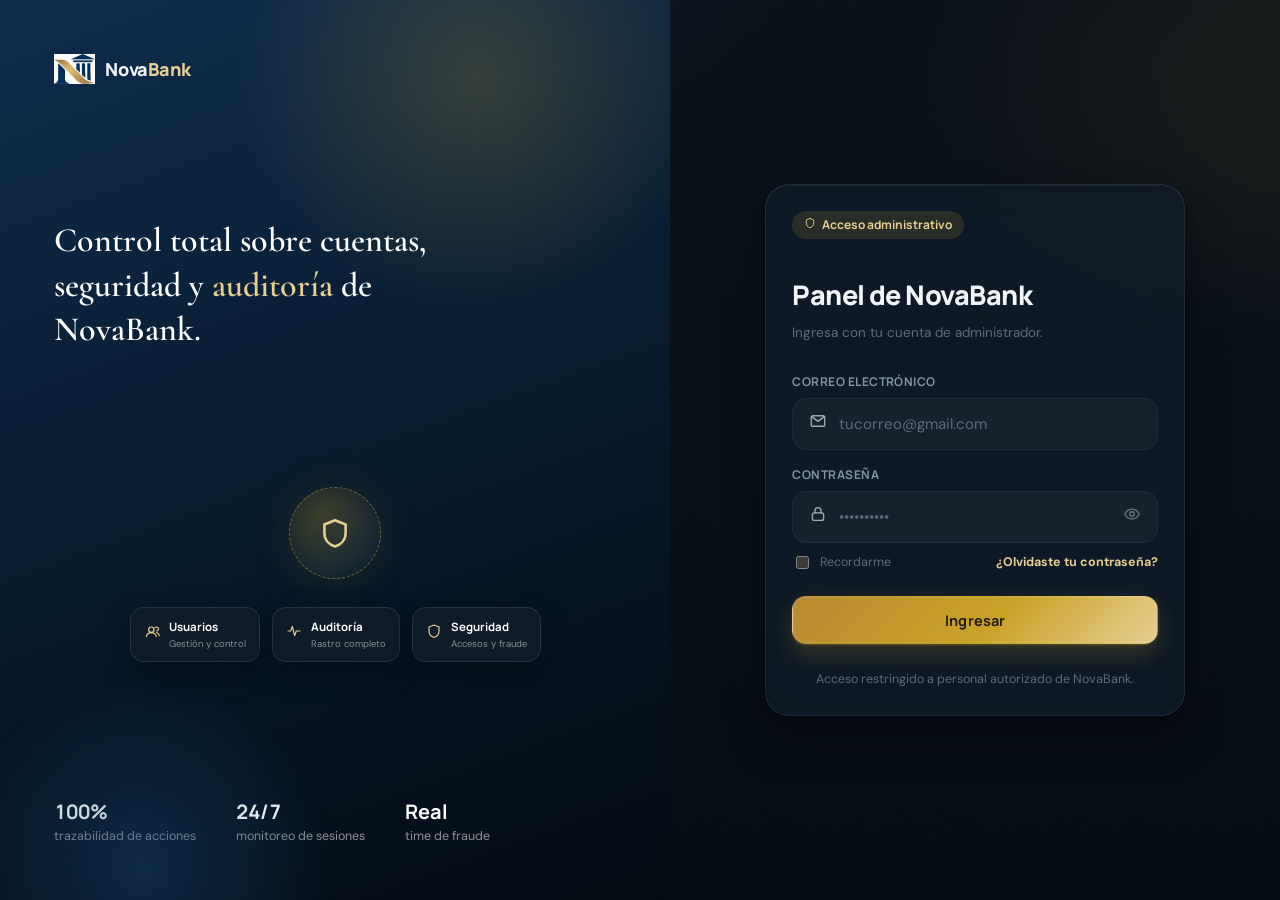
<file: index.html>
<!DOCTYPE html>
<html lang="es">
<head>
<meta charset="UTF-8" />
<meta name="viewport" content="width=device-width, initial-scale=1.0" />
<title>NovaBank Admin — Iniciar sesión</title>
<meta name="description" content="Panel interno de administración NovaBank." />
<meta name="theme-color" content="#080F17" />
<link rel="icon" href="img/logo-banco.png" />
<link rel="stylesheet" href="css/estilos.css" />
</head>
<body>

<div class="publica">
  <section class="publica-arte">
    <span class="particula" style="width:4px;height:4px;left:18%;bottom:10%;animation-duration:7s;animation-delay:0s"></span>
    <span class="particula" style="width:3px;height:3px;left:32%;bottom:20%;animation-duration:9s;animation-delay:1.5s"></span>
    <span class="particula" style="width:5px;height:5px;left:52%;bottom:8%;animation-duration:8s;animation-delay:3s"></span>
    <span class="particula" style="width:3px;height:3px;left:68%;bottom:26%;animation-duration:10s;animation-delay:.8s"></span>
    <span class="particula" style="width:4px;height:4px;left:80%;bottom:14%;animation-duration:7.5s;animation-delay:2.2s"></span>
    <span class="particula" style="width:3px;height:3px;left:42%;bottom:35%;animation-duration:11s;animation-delay:4s"></span>
    <a href="index.html" class="marca">
      <img src="img/logo-banco.png" alt="NovaBank" />
      <span>Nova<b>Bank</b></span>
    </a>
    <p class="frase">Control total sobre cuentas, seguridad y <span>auditoría</span> de NovaBank.</p>

    <div class="arte-centro">
      <div class="arte-anillo-int">
        <div class="arte-nucleo" data-icon="shield" data-size="34"></div>
      </div>
      <div class="arte-chips-fila">
        <div class="arte-chip">
          <span data-icon="users" data-size="16"></span>
          <div><b>Usuarios</b><small>Gestión y control</small></div>
        </div>
        <div class="arte-chip">
          <span data-icon="activity" data-size="16"></span>
          <div><b>Auditoría</b><small>Rastro completo</small></div>
        </div>
        <div class="arte-chip">
          <span data-icon="shield" data-size="16"></span>
          <div><b>Seguridad</b><small>Accesos y fraude</small></div>
        </div>
      </div>
    </div>

    <div class="pie">
      <div><b>100%</b>trazabilidad de acciones</div>
      <div><b>24/7</b>monitoreo de sesiones</div>
      <div><b>Real</b>time de fraude</div>
    </div>
  </section>

  <section class="publica-form">
    <div class="caja card card-glass card-pad">
      <span class="insignia insignia-dorado" style="margin-bottom:14px"><span data-icon="shield" data-size="12"></span> Acceso administrativo</span>
      <h1 class="titulo">Panel de NovaBank</h1>
      <p class="sub">Ingresa con tu cuenta de administrador.</p>
      <div class="campo-error" id="error-sin-permiso" style="display:none;margin-bottom:18px;padding:12px 14px;background:rgba(255,140,122,.1);border-radius:10px;border:1px solid rgba(255,140,122,.25)">
        Esa cuenta no tiene permisos de administrador.
      </div>

      <form id="form-login" novalidate>
        <div class="campo" style="margin-bottom:16px">
          <label for="correo">Correo electrónico</label>
          <div class="campo-caja">
            <span data-icon="mail"></span>
            <input id="correo" type="email" placeholder="tucorreo@gmail.com" autocomplete="username" required />
          </div>
          <span class="campo-error oculto" id="error-correo"></span>
        </div>

        <div class="campo" style="margin-bottom:10px">
          <label for="contrasena">Contraseña</label>
          <div class="campo-caja">
            <span data-icon="lock"></span>
            <input id="contrasena" type="password" placeholder="••••••••••" autocomplete="current-password" required />
            <span class="campo-accion" id="toggle-pass" data-icon="eye"></span>
          </div>
          <span class="campo-error oculto" id="error-general"></span>
        </div>

        <div class="fila entre" style="margin:6px 0 24px">
          <label class="fila gap-s" style="font-size:12.5px;color:var(--ink-faint);cursor:pointer">
            <input type="checkbox" id="recordar" style="accent-color:var(--gold)" /> Recordarme
          </label>
          <a href="recuperar.html" style="font-size:12.5px;font-weight:700;color:var(--gold-soft)">¿Olvidaste tu contraseña?</a>
        </div>

        <button type="submit" class="btn btn-dorado btn-block" id="btn-entrar">
          <span class="txt">Ingresar</span>
        </button>
      </form>

      <p style="text-align:center;margin-top:26px;font-size:12.5px;color:var(--ink-faint)">
        Acceso restringido a personal autorizado de NovaBank.
      </p>
    </div>
  </section>
</div>

<script src="js/ui.js"></script>
<script src="js/api.js"></script>
<script src="js/login.js"></script>
</body>
</html>
</file>
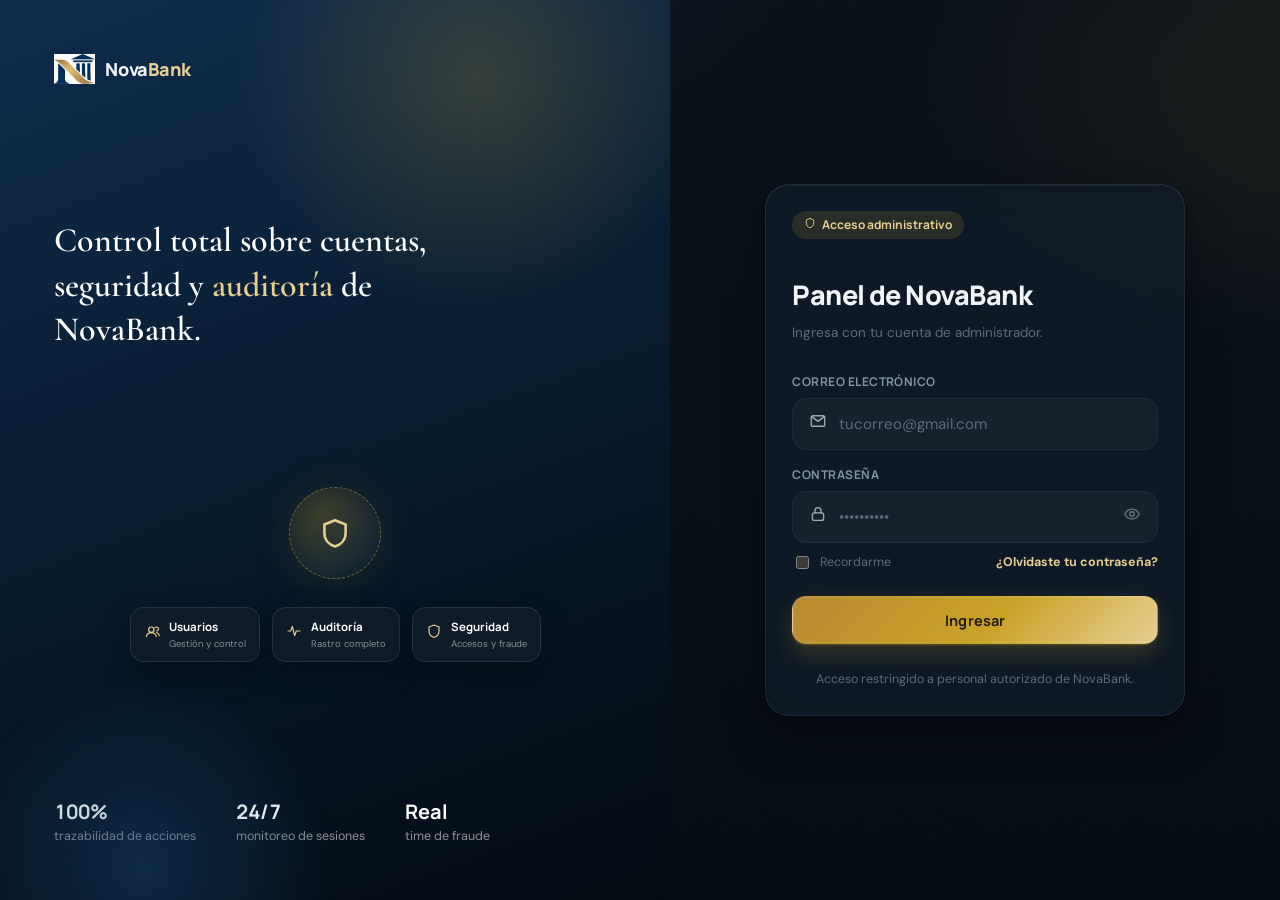
<file: acciones-admin.html>
<!DOCTYPE html>
<html lang="es">
<head>
<meta charset="UTF-8" />
<meta name="viewport" content="width=device-width, initial-scale=1.0" />
<title>NovaBank Admin — Acciones de staff</title>
<meta name="theme-color" content="#080F17" />
<link rel="icon" href="img/logo-banco.png" />
<link rel="stylesheet" href="css/estilos.css" />
</head>
<body>
<div class="app-shell" id="app"></div>

<template id="tpl-acciones">
  <section class="card card-pad reveal reveal-1">
    <div class="seccion-titulo">
      <h3>Qué hizo cada administrador</h3>
    </div>
    <div class="tabla-envoltorio">
      <table class="tabla">
        <thead>
          <tr>
            <th>Administrador</th>
            <th>Acción</th>
            <th>Sobre</th>
            <th>Detalle</th>
            <th>Fecha y hora</th>
          </tr>
        </thead>
        <tbody id="tabla-acciones"></tbody>
      </table>
    </div>
    <div id="paginacion-host"></div>
  </section>
</template>

<script src="js/ui.js"></script>
<script src="js/api.js"></script>
<script src="js/acciones-admin.js"></script>
</body>
</html>
</file>
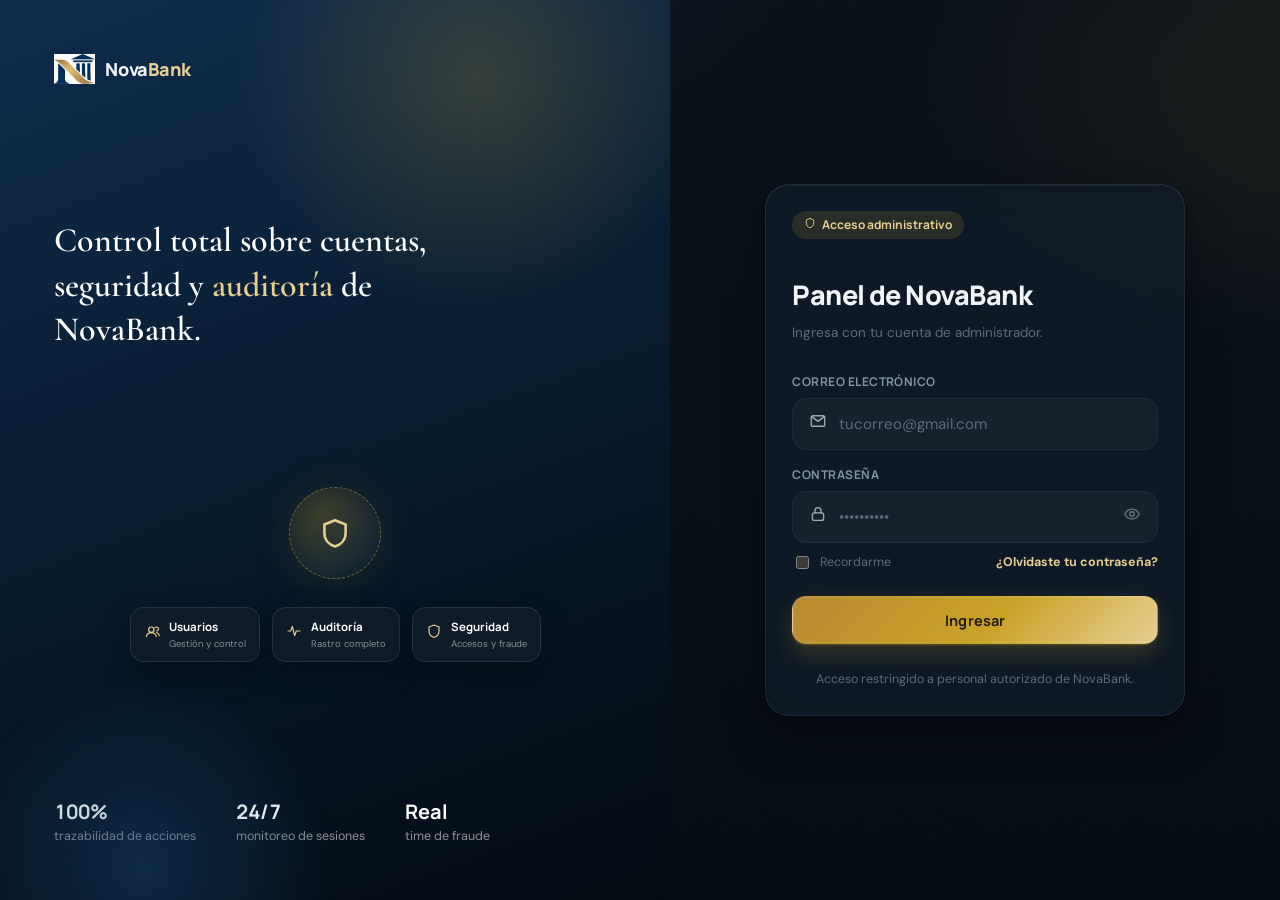
<file: auditoria.html>
<!DOCTYPE html>
<html lang="es">
<head>
<meta charset="UTF-8" />
<meta name="viewport" content="width=device-width, initial-scale=1.0" />
<title>NovaBank Admin — Auditoría</title>
<meta name="theme-color" content="#080F17" />
<link rel="icon" href="img/logo-banco.png" />
<link rel="stylesheet" href="css/estilos.css" />
</head>
<body>
<div class="app-shell" id="app"></div>

<template id="tpl-auditoria">
  <section class="card card-pad reveal reveal-1">
    <div class="filtros-barra">
      <div class="campo-caja" style="max-width:300px;flex:1">
        <span data-icon="search"></span>
        <input id="buscar" type="text" placeholder="Buscar por usuario o acción…" />
      </div>
      <select class="select-filtro" id="filtro-categoria">
        <option value="">Todas las categorías</option>
        <option value="SESION">Sesión</option>
        <option value="NAVEGACION">Navegación</option>
        <option value="TRANSFERENCIA">Transferencia</option>
        <option value="PAGO_SERVICIO">Pago de servicio</option>
        <option value="TARJETA">Tarjeta</option>
        <option value="QR">QR</option>
        <option value="PERFIL">Perfil</option>
        <option value="SEGURIDAD">Seguridad</option>
      </select>
      <button class="btn btn-fantasma btn-sm btn-filtros-avanzados" id="btn-toggle-avanzados">
        Filtros avanzados <span data-icon="chevron" data-size="13" style="transform:rotate(90deg)"></span>
        <span class="cuenta-activos oculto" id="cuenta-filtros-activos">0</span>
      </button>
    </div>

    <div class="filtros-avanzados" id="filtros-avanzados">
      <div class="campo">
        <label>Desde</label>
        <div class="campo-caja"><input id="filtro-desde" type="date" /></div>
      </div>
      <div class="campo">
        <label>Hasta</label>
        <div class="campo-caja"><input id="filtro-hasta" type="date" /></div>
      </div>
      <div class="campo">
        <label>Dirección IP</label>
        <div class="campo-caja"><span data-icon="activity"></span><input id="filtro-ip" type="text" placeholder="Ej. 10.28.103" /></div>
      </div>
      <label class="chk-campo"><input type="checkbox" id="filtro-solo-fallidos" /> Solo fallidos</label>
      <button class="btn btn-fantasma btn-sm" id="btn-limpiar-filtros" style="height:44px">Limpiar filtros</button>
    </div>

    <div class="tabla-envoltorio">
      <table class="tabla">
        <thead>
          <tr>
            <th>Usuario</th>
            <th>Acción</th>
            <th>Categoría</th>
            <th>Ubicación</th>
            <th>Resultado</th>
            <th>Fecha y hora</th>
          </tr>
        </thead>
        <tbody id="tabla-auditoria"></tbody>
      </table>
    </div>
    <div id="paginacion-host"></div>
  </section>
</template>

<script src="js/ui.js"></script>
<script src="js/api.js"></script>
<script src="js/auditoria.js"></script>
</body>
</html>
</file>
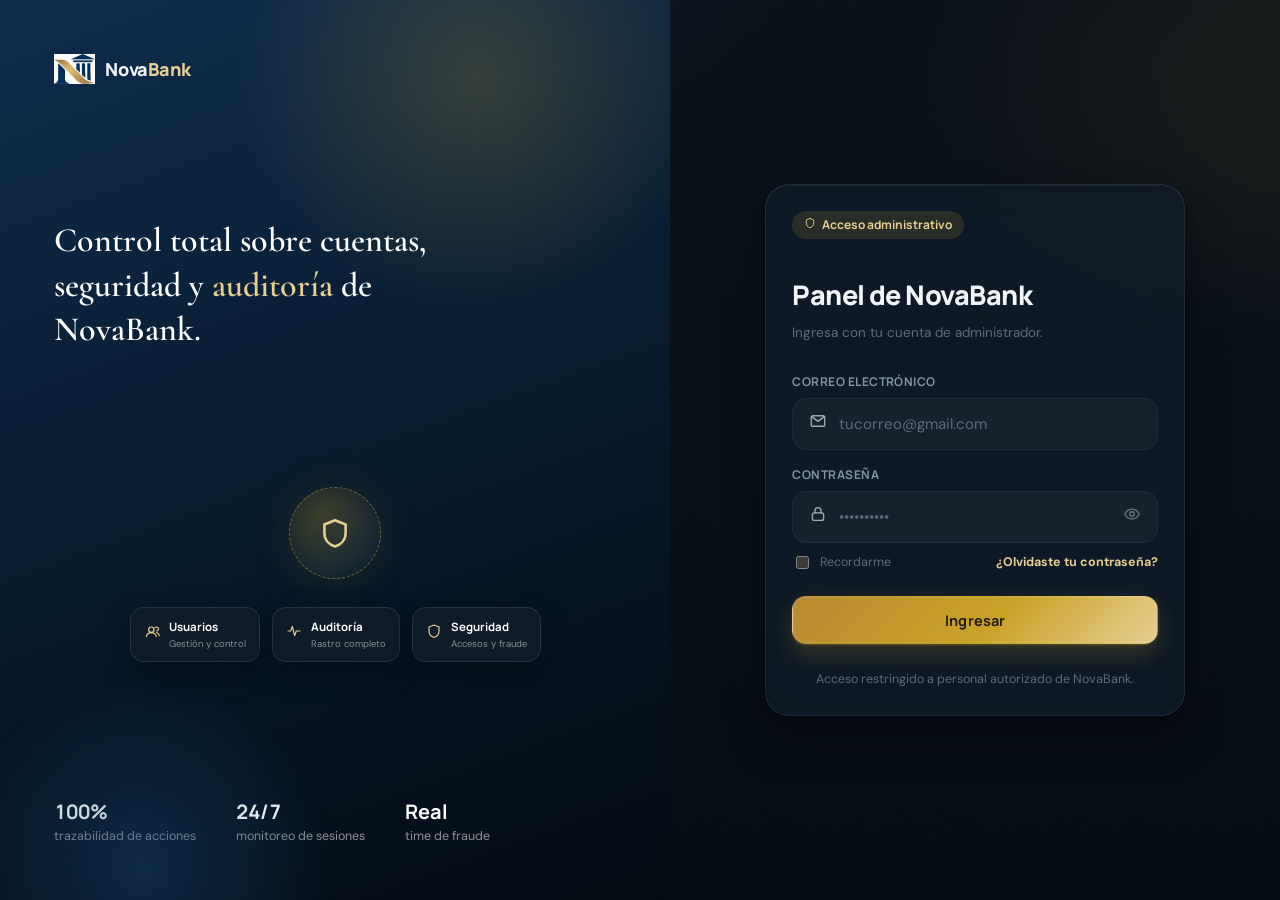
<file: casos.html>
<!DOCTYPE html>
<html lang="es">
<head>
<meta charset="UTF-8" />
<meta name="viewport" content="width=device-width, initial-scale=1.0" />
<title>NovaBank Admin — Casos de seguridad</title>
<meta name="theme-color" content="#080F17" />
<link rel="icon" href="img/logo-banco.png" />
<link rel="stylesheet" href="css/estilos.css" />
</head>
<body>
<div class="app-shell" id="app"></div>

<template id="tpl-casos">
  <section class="card card-pad reveal reveal-1">
    <div class="filtros-barra">
      <div class="campo-caja" style="max-width:280px;flex:1">
        <span data-icon="search"></span>
        <input id="buscar" type="text" placeholder="Buscar por cliente…" />
      </div>
      <select class="select-filtro" id="filtro-estado">
        <option value="">Todos los estados</option>
        <option value="ABIERTO">Abiertos</option>
        <option value="EN_REVISION">En revisión</option>
        <option value="CERRADO">Cerrados</option>
      </select>
      <select class="select-filtro" id="filtro-prioridad">
        <option value="">Todas las prioridades</option>
        <option value="ALTA">Alta</option>
        <option value="MEDIA">Media</option>
        <option value="BAJA">Baja</option>
      </select>
    </div>

    <div class="tabla-envoltorio">
      <table class="tabla">
        <thead>
          <tr>
            <th>Cliente</th>
            <th>Categoría</th>
            <th>Prioridad</th>
            <th>Estado</th>
            <th>Asignado a</th>
            <th>Abierto</th>
            <th></th>
          </tr>
        </thead>
        <tbody id="tabla-casos"></tbody>
      </table>
    </div>
    <div id="paginacion-host"></div>
  </section>
</template>

<!-- Modal detalle / actualizar caso -->
<div class="modal-fondo oculto" id="modal-caso">
  <div class="card modal" style="position:relative;max-width:480px">
    <span class="modal-cerrar" id="cerrar-modal-caso" data-icon="x" style="cursor:pointer"></span>
    <div id="detalle-caso-host"></div>
  </div>
</div>

<script src="js/ui.js"></script>
<script src="js/api.js"></script>
<script src="js/casos.js"></script>
</body>
</html>
</file>
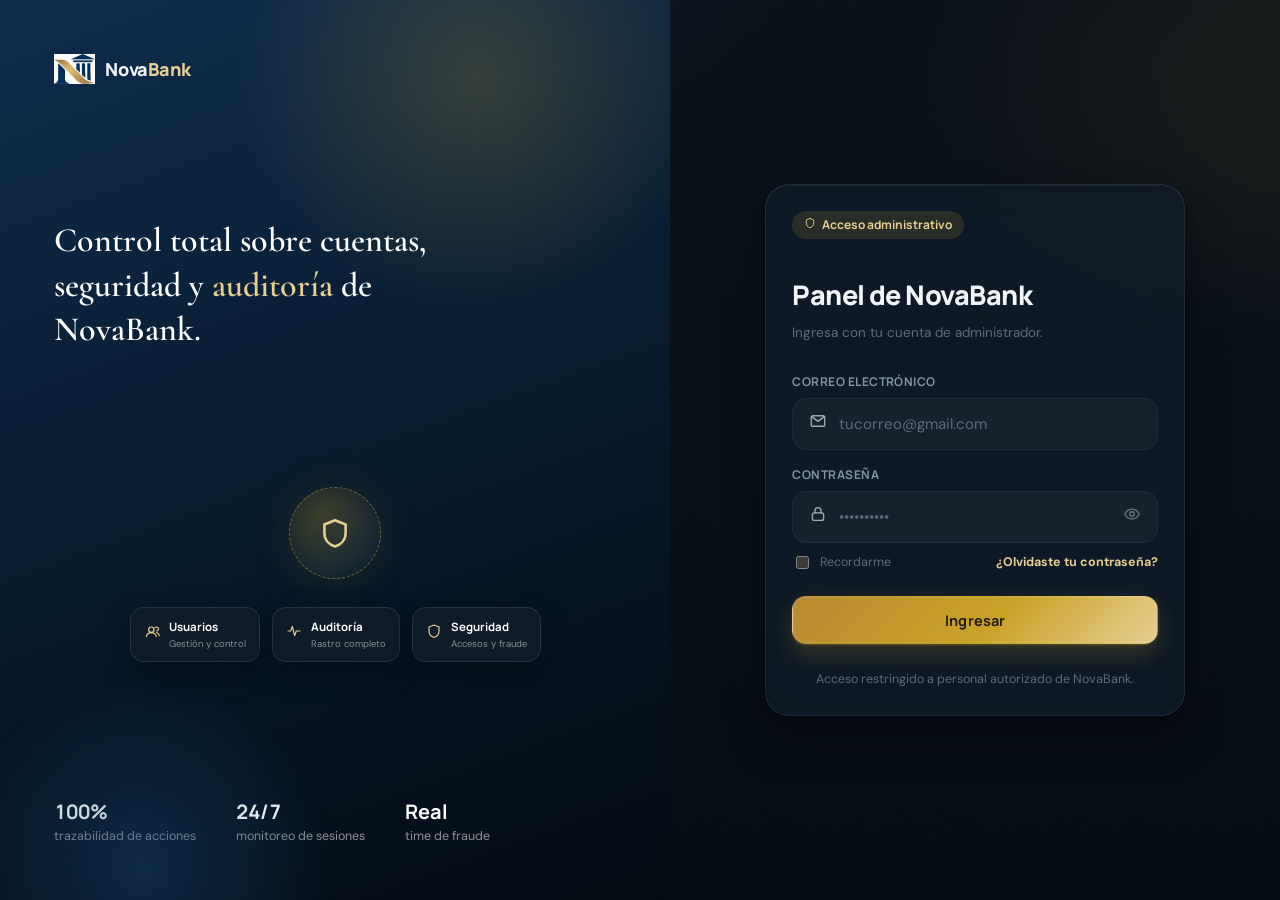
<file: dashboard.html>
<!DOCTYPE html>
<html lang="es">
<head>
<meta charset="UTF-8" />
<meta name="viewport" content="width=device-width, initial-scale=1.0" />
<title>NovaBank Admin — Panel</title>
<meta name="theme-color" content="#080F17" />
<link rel="icon" href="img/logo-banco.png" />
<link rel="stylesheet" href="css/estilos.css" />
</head>
<body>
<div class="app-shell" id="app"></div>

<template id="tpl-dashboard">
  <div class="kpis reveal reveal-1">
    <div class="card kpi">
      <div class="ico-kpi" style="background:rgba(201,162,39,.14);color:var(--gold-soft)" data-icon="users"></div>
      <div class="valor" id="kpi-total">0</div>
      <div class="etiqueta-kpi">Usuarios totales</div>
    </div>
    <div class="card kpi">
      <div class="ico-kpi" style="background:var(--verde-bg);color:var(--verde)" data-icon="check"></div>
      <div class="valor" id="kpi-activos">0</div>
      <div class="etiqueta-kpi">Cuentas activas</div>
    </div>
    <div class="card kpi">
      <div class="ico-kpi" style="background:var(--rojo-bg);color:var(--rojo)" data-icon="ban"></div>
      <div class="valor" id="kpi-suspendidos">0</div>
      <div class="etiqueta-kpi">Suspendidas</div>
    </div>
    <div class="card kpi">
      <div class="ico-kpi" style="background:var(--ambar-bg);color:var(--ambar)" data-icon="lock"></div>
      <div class="valor" id="kpi-bloqueados">0</div>
      <div class="etiqueta-kpi">Bloqueadas por intentos</div>
    </div>
  </div>

  <div class="kpis reveal reveal-2" style="margin-top:16px">
    <div class="card kpi">
      <div class="ico-kpi" style="background:var(--azul-info-bg);color:var(--azul-info)" data-icon="plus"></div>
      <div class="valor" id="kpi-nuevos">0</div>
      <div class="etiqueta-kpi">Nuevos registros hoy</div>
    </div>
    <div class="card kpi">
      <div class="ico-kpi" style="background:var(--verde-bg);color:var(--verde)" data-icon="key"></div>
      <div class="valor" id="kpi-logins">0</div>
      <div class="etiqueta-kpi">Inicios de sesión hoy</div>
    </div>
    <div class="card kpi">
      <div class="ico-kpi" style="background:var(--rojo-bg);color:var(--rojo)" data-icon="activity"></div>
      <div class="valor" id="kpi-logins-fallidos">0</div>
      <div class="etiqueta-kpi">Intentos fallidos hoy</div>
    </div>
    <div class="card kpi">
      <div class="ico-kpi" style="background:rgba(201,162,39,.14);color:var(--gold-soft)" data-icon="wallet"></div>
      <div class="valor" id="kpi-balance">S/ 0</div>
      <div class="etiqueta-kpi">Balance total en el banco</div>
    </div>
  </div>

  <div class="grid-2" style="margin-top:24px">
    <section class="card card-pad reveal reveal-3">
      <div class="seccion-titulo">
        <h3>Actividad reciente</h3>
        <a href="auditoria.html">Ver auditoría completa →</a>
      </div>
      <div class="linea-tiempo" id="actividad-reciente"></div>
    </section>

    <section class="card card-pad reveal reveal-4">
      <div class="seccion-titulo">
        <h3>Últimos inicios de sesión</h3>
        <a href="seguridad.html">Ver seguridad →</a>
      </div>
      <div id="logins-recientes"></div>
    </section>
  </div>
</template>

<script src="js/ui.js"></script>
<script src="js/api.js"></script>
<script src="js/dashboard.js"></script>
</body>
</html>
</file>
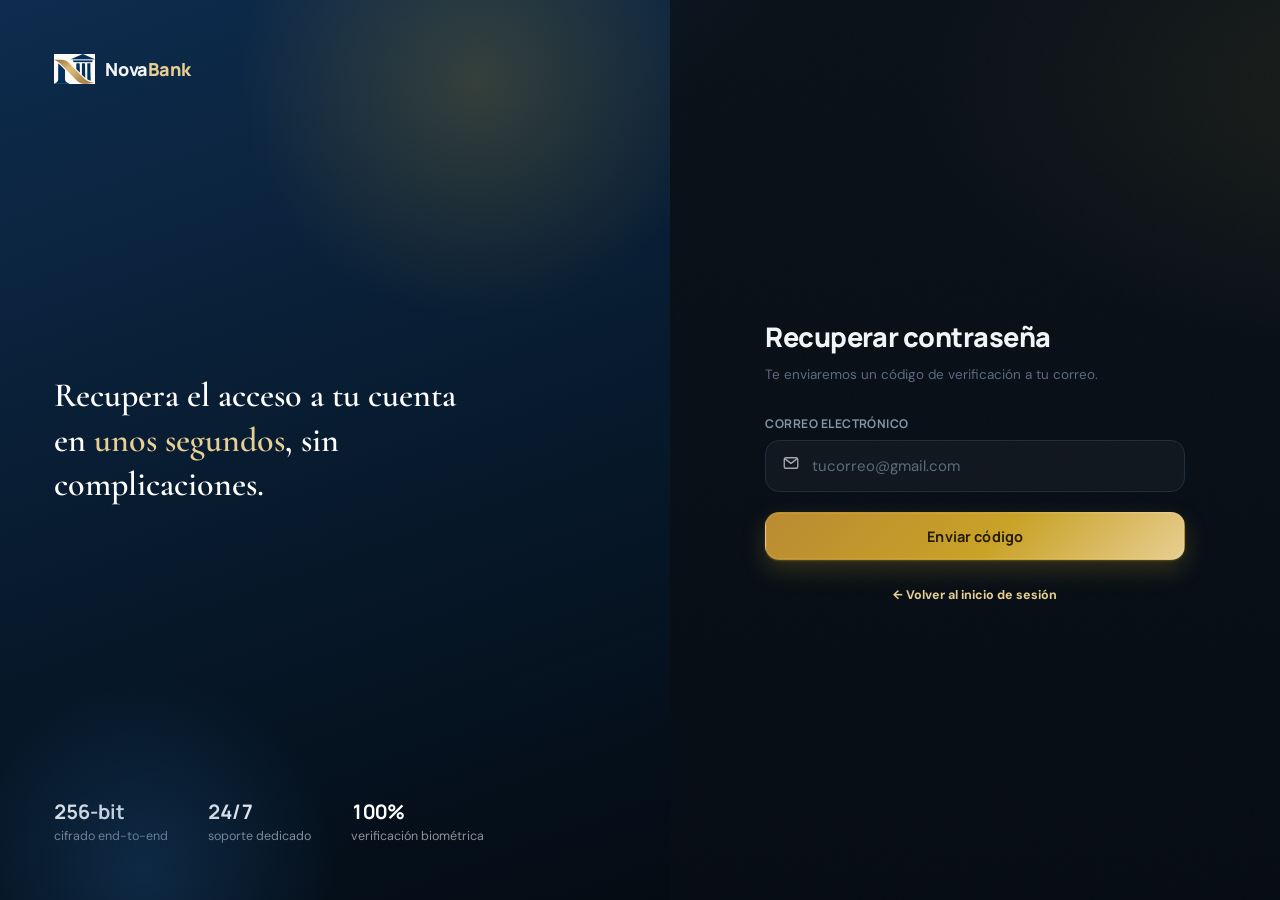
<file: recuperar.html>
<!DOCTYPE html>
<html lang="es">
<head>
<meta charset="UTF-8" />
<meta name="viewport" content="width=device-width, initial-scale=1.0" />
<title>NovaBank Admin — Recuperar contraseña</title>
<meta name="theme-color" content="#080F17" />
<link rel="icon" href="img/logo-banco.png" />
<link rel="stylesheet" href="css/estilos.css" />
</head>
<body>

<div class="publica">
  <section class="publica-arte">
    <span class="particula" style="width:4px;height:4px;left:18%;bottom:10%;animation-duration:7s;animation-delay:0s"></span>
    <span class="particula" style="width:3px;height:3px;left:32%;bottom:20%;animation-duration:9s;animation-delay:1.5s"></span>
    <span class="particula" style="width:5px;height:5px;left:52%;bottom:8%;animation-duration:8s;animation-delay:3s"></span>
    <span class="particula" style="width:3px;height:3px;left:68%;bottom:26%;animation-duration:10s;animation-delay:.8s"></span>
    <span class="particula" style="width:4px;height:4px;left:80%;bottom:14%;animation-duration:7.5s;animation-delay:2.2s"></span>
    <span class="particula" style="width:3px;height:3px;left:42%;bottom:35%;animation-duration:11s;animation-delay:4s"></span>
    <a href="index.html" class="marca">
      <img src="img/logo-banco.png" alt="NovaBank" />
      <span>Nova<b>Bank</b></span>
    </a>
    <p class="frase">Recupera el acceso a tu cuenta en <span>unos segundos</span>, sin complicaciones.</p>
    <div class="pie">
      <div><b>256-bit</b>cifrado end-to-end</div>
      <div><b>24/7</b>soporte dedicado</div>
      <div><b>100%</b>verificación biométrica</div>
    </div>
  </section>

  <section class="publica-form">
    <div class="caja">
      <h1 class="titulo" id="paso-titulo">Recuperar contraseña</h1>
      <p class="sub" id="paso-sub">Te enviaremos un código de verificación a tu correo.</p>

      <form id="form-paso-1">
        <div class="campo" style="margin-bottom:20px">
          <label for="correo">Correo electrónico</label>
          <div class="campo-caja"><span data-icon="mail"></span><input id="correo" type="email" placeholder="tucorreo@gmail.com" required /></div>
          <span class="campo-error oculto" id="error-1"></span>
        </div>
        <button type="submit" class="btn btn-dorado btn-block" id="btn-paso-1">Enviar código</button>
      </form>

      <form id="form-paso-2" class="oculto">
        <div class="otp-caja" id="otp-cajas"><span></span><span></span><span></span><span></span><span></span><span></span></div>
        <input id="otp-input" maxlength="6" inputmode="numeric" style="position:absolute;opacity:0;pointer-events:none" />

        <div class="campo" style="margin:20px 0 16px">
          <label for="clave-nueva">Nueva contraseña</label>
          <div class="campo-caja">
            <span data-icon="lock"></span>
            <input id="clave-nueva" type="password" placeholder="Mín. 10 caracteres, 1 mayúscula, 1 número" required />
          </div>
        </div>
        <span class="campo-error oculto" id="error-2" style="display:block;margin-bottom:14px"></span>
        <button type="submit" class="btn btn-dorado btn-block" id="btn-paso-2">Restablecer contraseña</button>
      </form>

      <div id="paso-exito" class="oculto" style="text-align:center">
        <div style="width:60px;height:60px;border-radius:50%;margin:10px auto 18px;display:flex;align-items:center;justify-content:center;background:var(--verde-bg);color:var(--verde)">
          <span data-icon="check" data-size="28"></span>
        </div>
        <p style="color:var(--ink-mid);font-size:14px;margin-bottom:22px">Tu contraseña se actualizó correctamente.</p>
        <a href="index.html" class="btn btn-dorado btn-block">Ir a iniciar sesión</a>
      </div>

      <p style="text-align:center;margin-top:26px;font-size:12.5px;color:var(--ink-faint)">
        <a href="index.html" style="color:var(--gold-soft);font-weight:700">← Volver al inicio de sesión</a>
      </p>
    </div>
  </section>
</div>

<script src="js/ui.js"></script>
<script src="js/api.js"></script>
<script src="js/recuperar.js"></script>
</body>
</html>
</file>
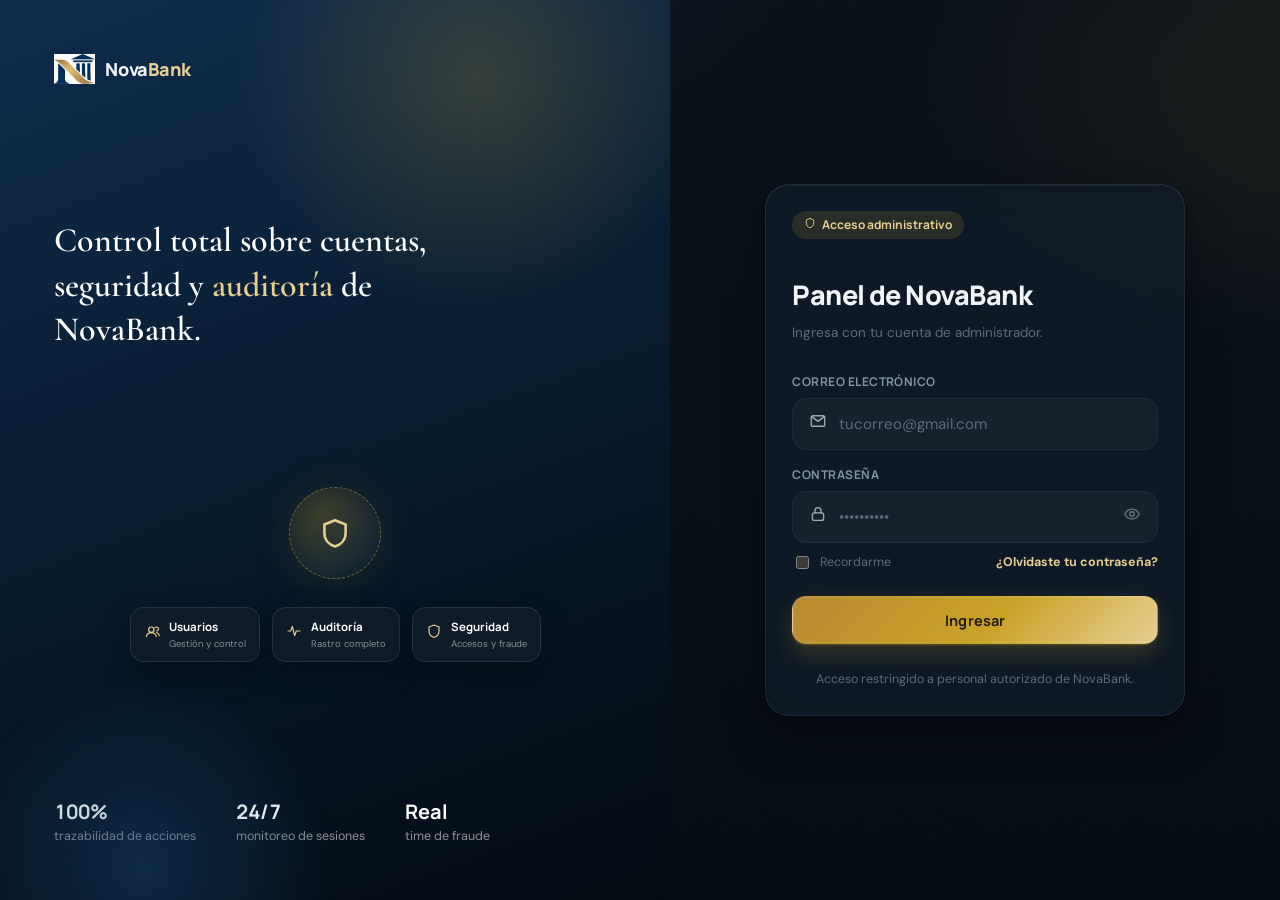
<file: seguridad.html>
<!DOCTYPE html>
<html lang="es">
<head>
<meta charset="UTF-8" />
<meta name="viewport" content="width=device-width, initial-scale=1.0" />
<title>NovaBank Admin — Seguridad</title>
<meta name="theme-color" content="#080F17" />
<link rel="icon" href="img/logo-banco.png" />
<link rel="stylesheet" href="css/estilos.css" />
</head>
<body>
<div class="app-shell" id="app"></div>

<template id="tpl-seguridad">
  <section class="card card-pad reveal reveal-1">
    <div class="filtros-barra">
      <div class="campo-caja" style="max-width:280px;flex:1">
        <span data-icon="search"></span>
        <input id="buscar" type="text" placeholder="Buscar por correo…" />
      </div>
      <select class="select-filtro" id="filtro-resultado">
        <option value="">Todos los resultados</option>
        <option value="SUCCESS">Exitosos</option>
        <option value="INVALID_CREDENTIALS">Credenciales inválidas</option>
        <option value="ACCOUNT_LOCKED">Cuenta bloqueada</option>
        <option value="ACCOUNT_INACTIVE">Cuenta inactiva</option>
      </select>
      <button class="btn btn-fantasma btn-sm btn-filtros-avanzados" id="btn-toggle-avanzados">
        Filtros avanzados <span data-icon="chevron" data-size="13" style="transform:rotate(90deg)"></span>
        <span class="cuenta-activos oculto" id="cuenta-filtros-activos">0</span>
      </button>
    </div>

    <div class="filtros-avanzados" id="filtros-avanzados">
      <div class="campo">
        <label>Desde</label>
        <div class="campo-caja"><input id="filtro-desde" type="date" /></div>
      </div>
      <div class="campo">
        <label>Hasta</label>
        <div class="campo-caja"><input id="filtro-hasta" type="date" /></div>
      </div>
      <div class="campo">
        <label>Dirección IP</label>
        <div class="campo-caja"><span data-icon="activity"></span><input id="filtro-ip" type="text" placeholder="Ej. 10.28.103" /></div>
      </div>
      <button class="btn btn-fantasma btn-sm" id="btn-limpiar-filtros" style="height:44px">Limpiar filtros</button>
    </div>

    <div class="tabla-envoltorio">
      <table class="tabla">
        <thead>
          <tr>
            <th>Usuario</th>
            <th>Resultado</th>
            <th>IP</th>
            <th>Dispositivo</th>
            <th>Fecha y hora</th>
          </tr>
        </thead>
        <tbody id="tabla-eventos"></tbody>
      </table>
    </div>
    <div id="paginacion-host"></div>
  </section>
</template>

<script src="js/ui.js"></script>
<script src="js/api.js"></script>
<script src="js/seguridad.js"></script>
</body>
</html>
</file>
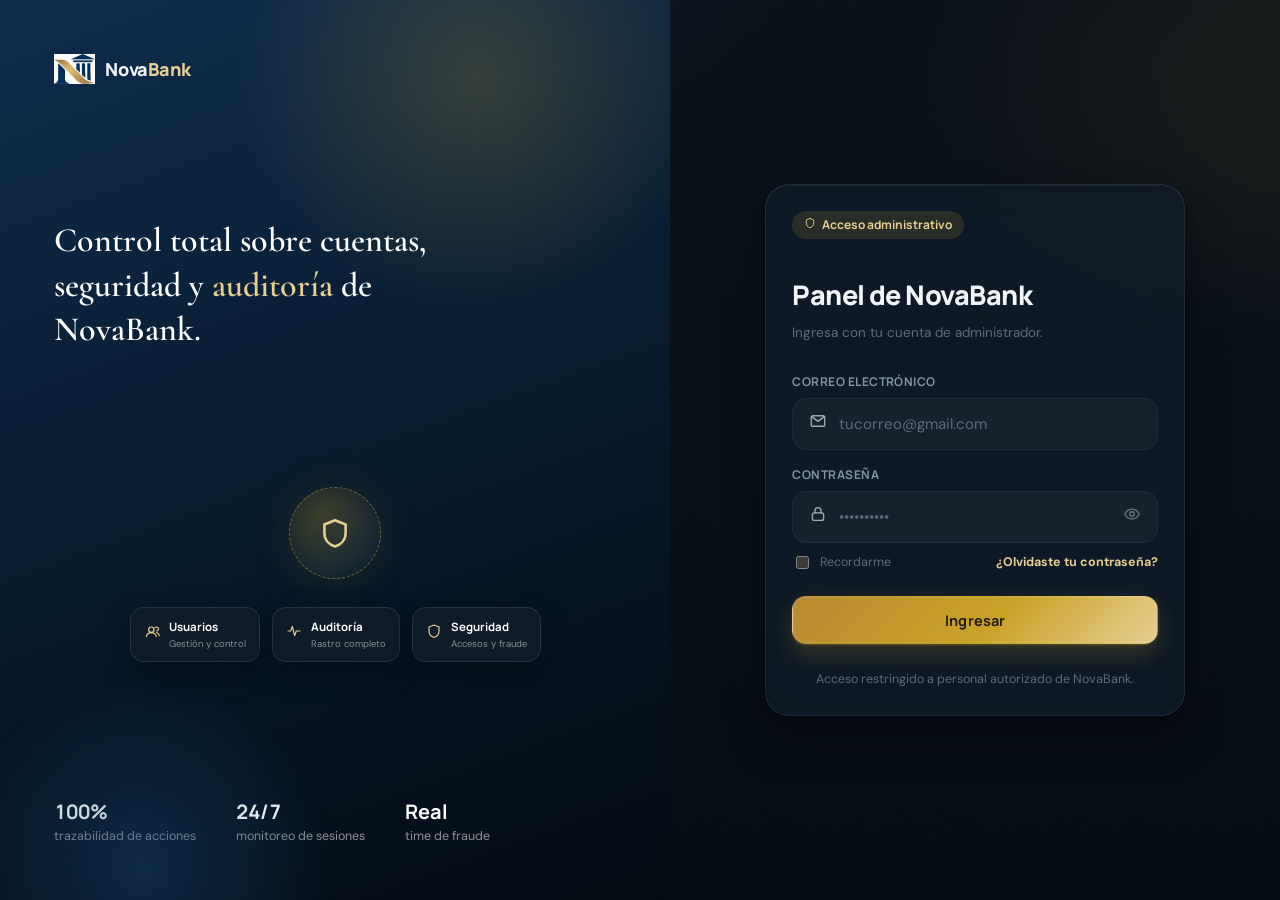
<file: transacciones.html>
<!DOCTYPE html>
<html lang="es">
<head>
<meta charset="UTF-8" />
<meta name="viewport" content="width=device-width, initial-scale=1.0" />
<title>NovaBank Admin — Transacciones</title>
<meta name="theme-color" content="#080F17" />
<link rel="icon" href="img/logo-banco.png" />
<link rel="stylesheet" href="css/estilos.css" />
</head>
<body>
<div class="app-shell" id="app"></div>

<template id="tpl-transacciones">
  <section class="card card-pad reveal reveal-1">
    <div class="filtros-barra">
      <div class="campo-caja" style="max-width:280px;flex:1">
        <span data-icon="search"></span>
        <input id="buscar" type="text" placeholder="Buscar por cliente…" />
      </div>
      <select class="select-filtro" id="filtro-tipo">
        <option value="">Ingresos y egresos</option>
        <option value="CREDIT">Solo ingresos</option>
        <option value="DEBIT">Solo egresos</option>
      </select>
      <select class="select-filtro" id="filtro-categoria">
        <option value="">Todas las categorías</option>
        <option value="COMPRAS">Compras</option>
        <option value="TRANSFERENCIAS">Transferencias</option>
        <option value="QR">QR</option>
        <option value="INGRESOS">Ingresos</option>
        <option value="SERVICIOS">Servicios</option>
      </select>
      <button class="btn btn-fantasma btn-sm btn-filtros-avanzados" id="btn-toggle-avanzados">
        Filtros avanzados <span data-icon="chevron" data-size="13" style="transform:rotate(90deg)"></span>
        <span class="cuenta-activos oculto" id="cuenta-filtros-activos">0</span>
      </button>
    </div>

    <div class="filtros-avanzados" id="filtros-avanzados">
      <div class="campo">
        <label>Desde</label>
        <div class="campo-caja"><input id="filtro-desde" type="date" /></div>
      </div>
      <div class="campo">
        <label>Hasta</label>
        <div class="campo-caja"><input id="filtro-hasta" type="date" /></div>
      </div>
      <button class="btn btn-fantasma btn-sm" id="btn-limpiar-filtros" style="height:44px">Limpiar filtros</button>
    </div>

    <div class="seccion-titulo">
      <h3>Movimientos de todos los clientes</h3>
    </div>
    <div class="tabla-envoltorio">
      <table class="tabla">
        <thead>
          <tr>
            <th>Usuario</th>
            <th>Movimiento</th>
            <th>Categoría</th>
            <th>Tipo</th>
            <th>Monto</th>
            <th>Fecha y hora</th>
          </tr>
        </thead>
        <tbody id="tabla-transacciones"></tbody>
      </table>
    </div>
    <div id="paginacion-host"></div>
  </section>
</template>

<script src="js/ui.js"></script>
<script src="js/api.js"></script>
<script src="js/transacciones.js"></script>
</body>
</html>
</file>
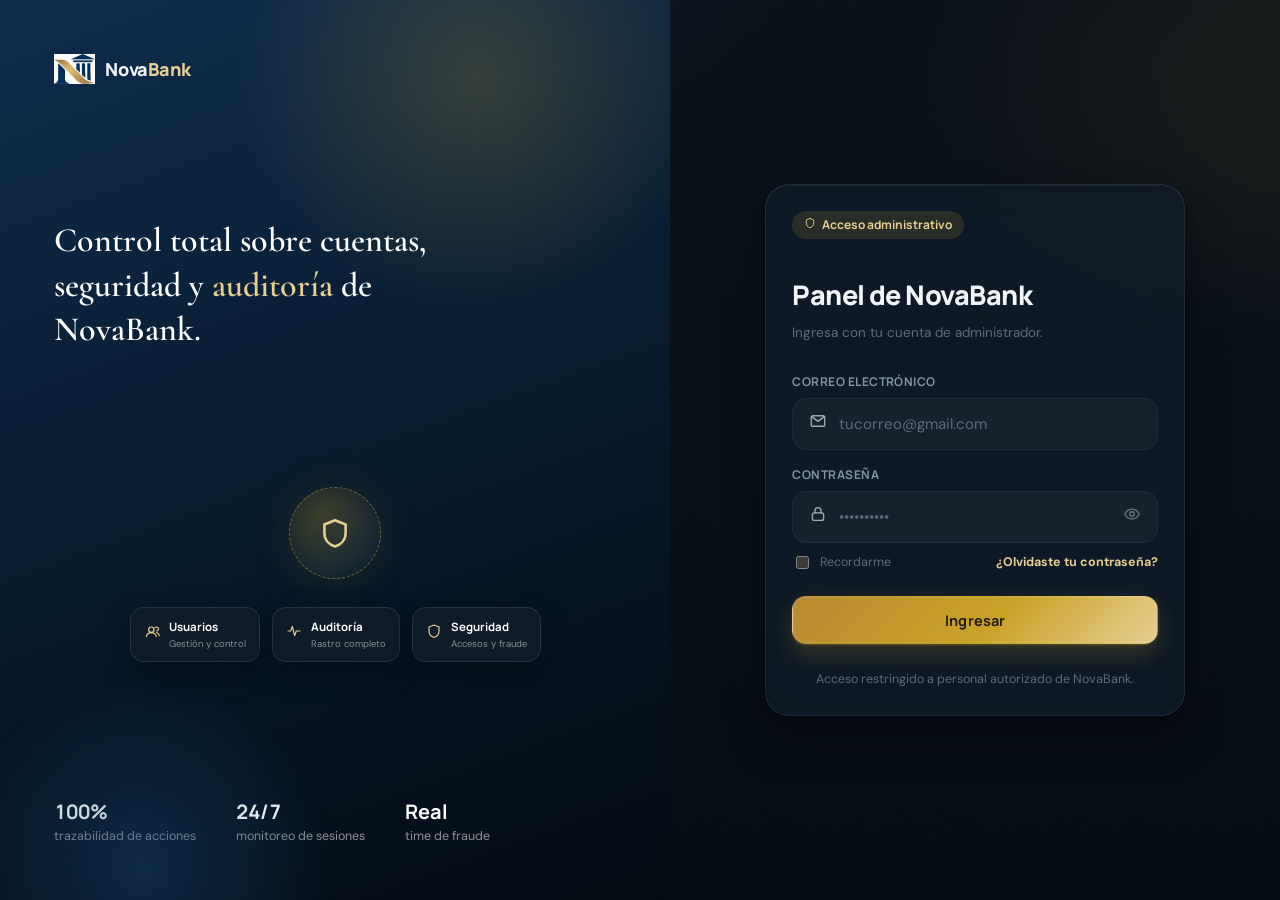
<file: usuarios.html>
<!DOCTYPE html>
<html lang="es">
<head>
<meta charset="UTF-8" />
<meta name="viewport" content="width=device-width, initial-scale=1.0" />
<title>NovaBank Admin — Usuarios</title>
<meta name="theme-color" content="#080F17" />
<link rel="icon" href="img/logo-banco.png" />
<link rel="stylesheet" href="css/estilos.css" />
</head>
<body>
<div class="app-shell" id="app"></div>

<template id="tpl-usuarios">
  <section class="card card-pad reveal reveal-1">
    <div class="filtros-barra">
      <div class="campo-caja" style="max-width:300px;flex:1">
        <span data-icon="search"></span>
        <input id="buscar" type="text" placeholder="Buscar por nombre, correo, DNI o teléfono…" />
      </div>
      <select class="select-filtro" id="filtro-estado">
        <option value="">Todos los estados</option>
        <option value="activos">Activos</option>
        <option value="suspendidos">Suspendidos</option>
        <option value="bloqueados">Bloqueados por intentos</option>
        <option value="eliminados">Eliminados</option>
      </select>
      <button class="btn btn-fantasma btn-sm btn-filtros-avanzados" id="btn-toggle-avanzados">
        Filtros avanzados <span data-icon="chevron" data-size="13" style="transform:rotate(90deg)"></span>
        <span class="cuenta-activos oculto" id="cuenta-filtros-activos">0</span>
      </button>
    </div>

    <div class="filtros-avanzados" id="filtros-avanzados">
      <div class="campo">
        <label>Registrado desde</label>
        <div class="campo-caja"><input id="filtro-desde" type="date" /></div>
      </div>
      <div class="campo">
        <label>Registrado hasta</label>
        <div class="campo-caja"><input id="filtro-hasta" type="date" /></div>
      </div>
      <div class="campo">
        <label>Saldo mínimo</label>
        <div class="campo-caja"><span style="color:var(--gold-soft);font-weight:700">S/</span><input id="filtro-saldo-min" type="number" min="0" step="0.01" placeholder="0.00" /></div>
      </div>
      <div class="campo">
        <label>Saldo máximo</label>
        <div class="campo-caja"><span style="color:var(--gold-soft);font-weight:700">S/</span><input id="filtro-saldo-max" type="number" min="0" step="0.01" placeholder="0.00" /></div>
      </div>
      <button class="btn btn-fantasma btn-sm" id="btn-limpiar-filtros" style="height:44px">Limpiar filtros</button>
    </div>

    <div class="tabla-envoltorio">
      <table class="tabla">
        <thead>
          <tr>
            <th>Usuario</th>
            <th>DNI</th>
            <th>Teléfono</th>
            <th>Saldo</th>
            <th>Estado</th>
            <th>Registrado</th>
            <th></th>
          </tr>
        </thead>
        <tbody id="tabla-usuarios"></tbody>
      </table>
    </div>
    <div id="paginacion-host"></div>
  </section>
</template>

<script src="js/ui.js"></script>
<script src="js/api.js"></script>
<script src="js/usuarios.js"></script>
</body>
</html>
</file>
<file: css/estilos.css>
/* ============================================================
   NovaBank — sistema de diseño web
   Paleta y tipografía trasladadas 1:1 desde la app móvil
   (navy #133A63 / dorado #C9A227), en una estética de banca
   privada: oscura, serena, con acentos dorados y vidrio esmerilado.
   ============================================================ */

@import url('https://fonts.googleapis.com/css2?family=Cormorant+Garamond:wght@500;600;700&family=Manrope:wght@500;600;700;800&family=DM+Sans:wght@400;500;700&display=swap');

:root {
  /* Marca */
  --navy: #133A63;
  --navy-deep: #061626;
  --navy-mid: #0E2C4E;
  --navy-glow: #1B4E80;
  --gold: #C9A227;
  --gold-soft: #E7CE92;
  --gold-bronze: #B98B33;
  --gold-pale: #F0DCA8;

  /* Superficie (tema oscuro — banca privada) */
  --bg: #080F17;
  --bg-aurora: radial-gradient(1100px 520px at 12% -10%, rgba(27,78,128,.35), transparent 60%),
               radial-gradient(900px 480px at 110% 10%, rgba(201,162,39,.10), transparent 55%),
               linear-gradient(180deg, #0A1119 0%, #080F17 55%, #060C13 100%);
  --surface: #111E2B;
  --surface-2: #0E1A26;
  --surface-glass: rgba(17,30,43,.72);
  --line: #1E2E3E;
  --line-soft: rgba(255,255,255,.08);

  --ink: #F2F5F8;
  --ink-mid: #B9C6D2;
  --ink-soft: #8295A6;
  --ink-faint: #5B6B7C;

  --verde: #5FD3A0;
  --verde-bg: rgba(95,211,160,.12);
  --rojo: #FF8C7A;
  --rojo-bg: rgba(255,140,122,.12);
  --ambar: #E8C46A;
  --ambar-bg: rgba(232,196,106,.12);
  --azul-info: #7FB4F0;
  --azul-info-bg: rgba(127,180,240,.12);

  --radio-sm: 10px;
  --radio-md: 14px;
  --radio-lg: 18px;
  --radio-xl: 24px;
  --radio-pill: 999px;

  --sombra-card: 0 1px 1px rgba(2,8,16,.3), 0 6px 16px rgba(2,8,16,.3), 0 24px 48px -12px rgba(2,8,16,.5), 0 1px 0 rgba(255,255,255,.04) inset;
  --sombra-flot: 0 2px 6px rgba(2,8,16,.35), 0 24px 64px -8px rgba(2,8,16,.6);
  --sombra-boton: 0 1px 2px rgba(201,162,39,.3), 0 10px 24px rgba(201,162,39,.22), 0 0 0 1px rgba(255,255,255,.08) inset;

  --f-display: 'Cormorant Garamond', Georgia, serif;
  --f-heading: 'Manrope', system-ui, sans-serif;
  --f-body: 'DM Sans', system-ui, sans-serif;

  --ease: cubic-bezier(.22,.9,.3,1);
  --ease-spring: cubic-bezier(.34,1.56,.64,1);
  --sidebar-w: 260px;
}

@media (prefers-reduced-motion: reduce) {
  *, *::before, *::after { animation-duration: .001ms !important; animation-iteration-count: 1 !important; transition-duration: .001ms !important; scroll-behavior: auto !important; }
}

* { box-sizing: border-box; }
html { color-scheme: dark; scroll-behavior: smooth; }

body {
  margin: 0;
  min-height: 100vh;
  background: var(--bg-aurora), var(--bg);
  background-attachment: fixed;
  color: var(--ink);
  font-family: var(--f-body);
  font-size: 15px;
  line-height: 1.5;
  -webkit-font-smoothing: antialiased;
  text-rendering: optimizeLegibility;
  font-feature-settings: 'tnum' 1, 'ss01' 1;
  animation: fundidoBody .5s var(--ease);
  position: relative;
}

/* Grano sutil sobre el fondo — el detalle que separa "plano" de "con
   acabado"; casi imperceptible, pero le quita el aspecto de degradado CSS
   crudo a las superficies oscuras grandes. */
body::before {
  content: '';
  position: fixed; inset: 0; pointer-events: none; z-index: 0; opacity: .035; mix-blend-mode: overlay;
  background-image: url("data:image/svg+xml,%3Csvg xmlns='http://www.w3.org/2000/svg' width='180' height='180'%3E%3Cfilter id='n'%3E%3CfeTurbulence type='fractalNoise' baseFrequency='0.9' numOctaves='2' stitchTiles='stitch'/%3E%3C/filter%3E%3Crect width='100%25' height='100%25' filter='url(%23n)'/%3E%3C/svg%3E");
}

@keyframes fundidoBody { from { opacity: 0; } }

h1, h2, h3, h4 { font-family: var(--f-heading); font-weight: 800; letter-spacing: -0.02em; margin: 0; color: var(--ink); }
p { margin: 0; }
a { color: inherit; text-decoration: none; }
button { font-family: inherit; }

:focus-visible { outline: 2px solid var(--gold); outline-offset: 2px; border-radius: 6px; }

/* ---------- Animaciones de entrada ---------- */
@keyframes entraArriba { from { opacity: 0; transform: translateY(14px); } to { opacity: 1; transform: translateY(0); } }
.reveal { animation: entraArriba .55s var(--ease) backwards; }
.reveal-1 { animation-delay: .04s; } .reveal-2 { animation-delay: .1s; } .reveal-3 { animation-delay: .16s; }
.reveal-4 { animation-delay: .22s; } .reveal-5 { animation-delay: .28s; } .reveal-6 { animation-delay: .34s; }

.oculto { display: none !important; }

::selection { background: rgba(201,162,39,.35); color: #fff; }

/* Scrollbar discreto */
::-webkit-scrollbar { width: 10px; height: 10px; }
::-webkit-scrollbar-track { background: transparent; }
::-webkit-scrollbar-thumb { background: #22364A; border-radius: 10px; border: 2px solid var(--bg); }

/* ---------- Utilidades de layout ---------- */
.contenedor { max-width: 1180px; margin: 0 auto; padding: 0 28px; }
.fila { display: flex; align-items: center; }
.entre { justify-content: space-between; }
.gap-s { gap: 8px; } .gap-m { gap: 14px; } .gap-l { gap: 22px; }

/* ============================================================
   Marca / logo
   ============================================================ */
.marca { display: inline-flex; align-items: center; gap: 10px; }
.marca img { height: 30px; width: auto; display: block; }
.marca span { font-family: var(--f-heading); font-weight: 800; font-size: 18px; letter-spacing: -.01em; color: var(--ink); }
.marca span b { color: var(--gold-soft); font-weight: 800; }

/* ============================================================
   Botones
   ============================================================ */
.btn {
  display: inline-flex; align-items: center; justify-content: center; gap: 8px;
  height: 48px; padding: 0 22px; border-radius: var(--radio-md);
  font-family: var(--f-heading); font-weight: 700; font-size: 14.5px; letter-spacing: .01em;
  border: 1px solid transparent; cursor: pointer; transition: transform .18s var(--ease), box-shadow .18s var(--ease), opacity .18s var(--ease), background .18s var(--ease);
  white-space: nowrap; user-select: none;
}
.btn:active { transform: scale(.965); }
.btn:disabled { opacity: .45; cursor: not-allowed; pointer-events: none; }

.btn-dorado {
  position: relative; overflow: hidden;
  background: linear-gradient(135deg, var(--gold-bronze), var(--gold) 55%, var(--gold-soft));
  color: #241B04; box-shadow: var(--sombra-boton);
}
.btn-dorado::after {
  content: ''; position: absolute; inset: 0; opacity: 0; transition: opacity .3s var(--ease);
  background: linear-gradient(120deg, transparent 30%, rgba(255,255,255,.55) 48%, transparent 66%);
  background-size: 220% 100%; background-position: 110% 0;
}
.btn-dorado:hover { transform: translateY(-1.5px); box-shadow: 0 2px 4px rgba(201,162,39,.35), 0 16px 32px rgba(201,162,39,.3); }
.btn-dorado:hover::after { opacity: 1; animation: brilloBoton .9s var(--ease); }
@keyframes brilloBoton { from { background-position: 110% 0; } to { background-position: -10% 0; } }

.btn-fantasma {
  background: rgba(255,255,255,.04); color: var(--ink);
  border-color: var(--line-soft); backdrop-filter: blur(6px);
}
.btn-fantasma:hover { background: rgba(255,255,255,.08); border-color: rgba(255,255,255,.18); }

.btn-linea { background: transparent; color: var(--gold-soft); border-color: rgba(231,206,146,.35); }
.btn-linea:hover { background: rgba(231,206,146,.08); }

.btn-peligro { background: rgba(255,140,122,.12); color: var(--rojo); border-color: rgba(255,140,122,.25); }
.btn-peligro:hover { background: rgba(255,140,122,.2); }

.btn-sm { height: 38px; padding: 0 16px; font-size: 13px; border-radius: var(--radio-sm); }
.btn-block { width: 100%; }
.btn-icono { width: 44px; height: 44px; padding: 0; border-radius: var(--radio-md); }

/* ============================================================
   Tarjetas / superficies
   ============================================================ */
.card {
  background: linear-gradient(180deg, rgba(255,255,255,.035), rgba(255,255,255,0)) , var(--surface);
  border: 1px solid var(--line-soft);
  border-radius: var(--radio-xl);
  box-shadow: var(--sombra-card);
  transition: box-shadow .3s var(--ease), border-color .3s var(--ease), transform .3s var(--ease);
}
.card-pad { padding: 26px; }
.card-interactiva { cursor: pointer; }
.card-interactiva:hover { border-color: rgba(201,162,39,.28); transform: translateY(-2px); box-shadow: var(--sombra-card), 0 0 0 1px rgba(201,162,39,.12); }
.card-glass {
  background: var(--surface-glass);
  backdrop-filter: blur(16px) saturate(140%);
  border: 1px solid rgba(255,255,255,.08);
}

.divisor { height: 1px; background: linear-gradient(90deg, transparent, var(--line-soft) 20%, var(--line-soft) 80%, transparent); border: none; margin: 0; }

/* ============================================================
   Formularios
   ============================================================ */
.campo { display: flex; flex-direction: column; gap: 7px; }
.campo label { font-family: var(--f-heading); font-size: 12px; font-weight: 700; letter-spacing: .04em; text-transform: uppercase; color: var(--ink-soft); }
.campo-caja {
  display: flex; align-items: center; gap: 10px;
  height: 52px; padding: 0 16px; border-radius: var(--radio-md);
  background: rgba(255,255,255,.035); border: 1.5px solid var(--line);
  transition: border-color .2s var(--ease), background .2s var(--ease), box-shadow .2s var(--ease);
}
.campo-caja:focus-within { border-color: var(--gold); background: rgba(201,162,39,.05); box-shadow: 0 0 0 4px rgba(201,162,39,.1); }
.campo-caja:hover:not(:focus-within) { border-color: rgba(255,255,255,.22); }
.campo-caja svg { flex: none; opacity: .65; }
.campo-caja input, .campo-caja select {
  flex: 1; min-width: 0; background: transparent; border: none; outline: none;
  color: var(--ink); font-family: var(--f-body); font-size: 15px;
}
.campo-caja input::placeholder { color: var(--ink-faint); }
.campo-caja.error { border-color: var(--rojo); }
.campo-error { font-size: 12px; color: var(--rojo); font-weight: 500; }
.campo-accion { cursor: pointer; opacity: .6; transition: opacity .15s; }
.campo-accion:hover { opacity: 1; }

/* ============================================================
   Insignias / estados
   ============================================================ */
.insignia { display: inline-flex; align-items: center; gap: 6px; padding: 5px 12px; border-radius: var(--radio-pill); font-size: 12px; font-weight: 700; font-family: var(--f-heading); }
.insignia-verde { background: var(--verde-bg); color: var(--verde); }
.insignia-rojo { background: var(--rojo-bg); color: var(--rojo); }
.insignia-ambar { background: var(--ambar-bg); color: var(--ambar); }
.insignia-azul { background: var(--azul-info-bg); color: var(--azul-info); }
.insignia-dorado { background: rgba(201,162,39,.14); color: var(--gold-soft); }

/* ============================================================
   App shell (sidebar + topbar + main)
   ============================================================ */
.app-shell { display: flex; min-height: 100vh; }

.sidebar {
  width: var(--sidebar-w); flex: none; position: sticky; top: 0; height: 100vh;
  display: flex; flex-direction: column; padding: 26px 18px;
  background: linear-gradient(180deg, rgba(14,44,78,.35), rgba(8,15,23,0) 40%), var(--surface-2);
  border-right: 1px solid var(--line-soft);
  z-index: 40;
}
.sidebar .marca { padding: 0 10px 28px; }
.nav-lista { display: flex; flex-direction: column; gap: 3px; flex: 1; }
.nav-item {
  display: flex; align-items: center; gap: 13px; padding: 12px 14px; border-radius: var(--radio-md);
  color: var(--ink-mid); font-family: var(--f-heading); font-weight: 600; font-size: 14px;
  transition: background .16s var(--ease), color .16s var(--ease);
}
.nav-item svg { flex: none; opacity: .8; transition: transform .22s var(--ease-spring); }
.nav-item:hover svg { transform: translateX(2px) scale(1.05); }
.nav-item:hover { background: rgba(255,255,255,.045); color: var(--ink); }
.nav-item.activo { background: linear-gradient(90deg, rgba(201,162,39,.16), rgba(201,162,39,.03)); color: var(--gold-soft); box-shadow: inset 2px 0 0 var(--gold); }
.nav-item.activo svg { opacity: 1; }
.nav-pie { padding-top: 14px; border-top: 1px solid var(--line-soft); display: flex; flex-direction: column; gap: 10px; }

.user-mini { display: flex; align-items: center; gap: 11px; padding: 8px 10px; border-radius: var(--radio-md); }
.avatar {
  width: 38px; height: 38px; border-radius: 50%; flex: none;
  display: flex; align-items: center; justify-content: center;
  background: linear-gradient(135deg, var(--gold-bronze), var(--gold)); color: #241B04;
  font-family: var(--f-heading); font-weight: 800; font-size: 14px;
}
.user-mini .nombre { font-family: var(--f-heading); font-weight: 700; font-size: 13.5px; color: var(--ink); white-space: nowrap; overflow: hidden; text-overflow: ellipsis; }
.user-mini .correo { font-size: 11.5px; color: var(--ink-faint); white-space: nowrap; overflow: hidden; text-overflow: ellipsis; }

.main { flex: 1; min-width: 0; }
.topbar {
  position: sticky; top: 0; z-index: 30;
  display: flex; align-items: center; justify-content: space-between;
  padding: 18px 32px; background: rgba(8,15,23,.75); backdrop-filter: blur(14px);
  border-bottom: 1px solid var(--line-soft);
}
.topbar h1 { font-size: 19px; }
.topbar .sub { font-size: 12.5px; color: var(--ink-faint); margin-top: 2px; }
.contenido { padding: 30px 32px 60px; max-width: 1180px; }

.menu-movil { display: none; }

/* ============================================================
   Balance / hero
   ============================================================ */
.hero-saldo {
  position: relative; overflow: hidden; padding: 30px 32px;
  background: linear-gradient(135deg, var(--navy-mid), var(--navy-deep) 70%);
  border: 1px solid rgba(201,162,39,.18);
}
.hero-saldo::before {
  content: ''; position: absolute; inset: -40% -10% auto auto; width: 320px; height: 320px;
  background: radial-gradient(circle, rgba(201,162,39,.25), transparent 65%); pointer-events: none;
  animation: respirarGlow 6s ease-in-out infinite;
}
@keyframes respirarGlow { 0%, 100% { opacity: 1; transform: scale(1); } 50% { opacity: .7; transform: scale(1.08); } }
.hero-saldo::after {
  content: ''; position: absolute; inset: 0; pointer-events: none; opacity: .5;
  background-image: linear-gradient(rgba(255,255,255,.035) 1px, transparent 1px), linear-gradient(90deg, rgba(255,255,255,.035) 1px, transparent 1px);
  background-size: 28px 28px; mask-image: linear-gradient(135deg, black, transparent 70%);
}
.hero-saldo .etiqueta { font-family: var(--f-heading); font-size: 11.5px; font-weight: 700; letter-spacing: .12em; text-transform: uppercase; color: var(--gold-soft); opacity: .85; }
.hero-saldo .monto { position: relative; font-family: var(--f-display); font-size: 52px; font-weight: 700; color: #fff; margin-top: 6px; letter-spacing: -.01em; font-variant-numeric: tabular-nums; }
.hero-saldo .monto small { font-size: 22px; opacity: .55; font-weight: 600; }
.hero-saldo .meta { margin-top: 14px; display: flex; gap: 22px; flex-wrap: wrap; }
.hero-saldo .meta div span { display: block; }
.hero-saldo .meta .k { font-size: 11px; color: rgba(255,255,255,.5); text-transform: uppercase; letter-spacing: .06em; }
.hero-saldo .meta .v { font-family: var(--f-heading); font-weight: 700; color: #fff; font-size: 14px; margin-top: 2px; }

.acciones-rapidas { display: grid; grid-template-columns: repeat(4, 1fr); gap: 14px; margin-top: 20px; }
.accion-rapida {
  display: flex; flex-direction: column; align-items: center; gap: 9px; padding: 18px 10px;
  border-radius: var(--radio-lg); background: rgba(255,255,255,.03); border: 1px solid var(--line-soft);
  transition: transform .16s var(--ease), background .16s var(--ease), border-color .16s var(--ease); cursor: pointer;
}
.accion-rapida:hover { transform: translateY(-3px); background: rgba(201,162,39,.06); border-color: rgba(201,162,39,.25); }
.accion-rapida:hover .ico { transform: scale(1.08) rotate(-4deg); }
.accion-rapida:active { transform: translateY(-1px) scale(.97); }
.accion-rapida .ico {
  width: 46px; height: 46px; border-radius: 14px; display: flex; align-items: center; justify-content: center;
  background: linear-gradient(135deg, rgba(201,162,39,.22), rgba(201,162,39,.06)); color: var(--gold-soft);
  transition: transform .28s var(--ease-spring);
}
.accion-rapida span { font-family: var(--f-heading); font-weight: 700; font-size: 12.5px; color: var(--ink-mid); text-align: center; }

/* ============================================================
   Grid de paneles
   ============================================================ */
.grid-2 { display: grid; grid-template-columns: 1.55fr 1fr; gap: 22px; }
.seccion-titulo { display: flex; align-items: center; justify-content: space-between; margin-bottom: 14px; }
.seccion-titulo h3 { font-size: 15.5px; }
.seccion-titulo a { font-size: 12.5px; font-weight: 700; color: var(--gold-soft); font-family: var(--f-heading); }

/* ============================================================
   Transacciones
   ============================================================ */
.transaccion { display: flex; align-items: center; gap: 14px; padding: 14px 10px; margin: 0 -10px; border-radius: 12px; transition: background .18s var(--ease); }
.transaccion:hover { background: rgba(255,255,255,.03); }
.transaccion + .transaccion { border-top: 1px solid var(--line-soft); }
.transaccion .ico { width: 42px; height: 42px; border-radius: 13px; display: flex; align-items: center; justify-content: center; flex: none; transition: transform .22s var(--ease-spring); }
.transaccion:hover .ico { transform: scale(1.06); }
.transaccion .info { flex: 1; min-width: 0; }
.transaccion .nombre { font-family: var(--f-heading); font-weight: 700; font-size: 13.5px; color: var(--ink); white-space: nowrap; overflow: hidden; text-overflow: ellipsis; }
.transaccion .meta { font-size: 12px; color: var(--ink-faint); margin-top: 2px; }
.transaccion .monto { font-family: var(--f-heading); font-weight: 800; font-size: 14px; flex: none; font-variant-numeric: tabular-nums; }
.transaccion .monto.credito { color: var(--verde); }
.transaccion .monto.debito { color: var(--ink); }

.fila-lista { display: flex; align-items: center; gap: 14px; padding: 16px 4px; }
.fila-lista + .fila-lista { border-top: 1px solid var(--line-soft); }

/* ============================================================
   Tabla de estados vacíos / carga
   ============================================================ */
.vacio { display: flex; flex-direction: column; align-items: center; justify-content: center; gap: 10px; padding: 50px 20px; text-align: center; color: var(--ink-faint); }
.vacio svg { opacity: .35; }
.vacio p { font-size: 13.5px; max-width: 260px; }

.skeleton { position: relative; overflow: hidden; background: rgba(255,255,255,.045); border-radius: var(--radio-sm); }
.skeleton::after {
  content: ''; position: absolute; inset: 0; transform: translateX(-100%);
  background: linear-gradient(90deg, transparent, rgba(255,255,255,.06), transparent);
  animation: brillo 1.4s infinite;
}
@keyframes brillo { to { transform: translateX(100%); } }

.spinner { width: 20px; height: 20px; border-radius: 50%; border: 2.5px solid rgba(255,255,255,.2); border-top-color: var(--gold); animation: girar .7s linear infinite; }
@keyframes girar { to { transform: rotate(360deg); } }

/* ============================================================
   Interruptor (toggle)
   ============================================================ */
.interruptor { position: relative; display: inline-block; width: 46px; height: 27px; flex: none; }
.interruptor input { opacity: 0; width: 0; height: 0; }
.interruptor .slider {
  position: absolute; inset: 0; cursor: pointer; background: #27384A; border-radius: var(--radio-pill);
  transition: background .18s var(--ease);
}
.interruptor .slider::before {
  content: ''; position: absolute; height: 21px; width: 21px; left: 3px; top: 3px; border-radius: 50%;
  background: #fff; transition: transform .18s var(--ease); box-shadow: 0 1px 3px rgba(0,0,0,.3);
}
.interruptor input:checked + .slider { background: linear-gradient(135deg, var(--gold-bronze), var(--gold)); }
.interruptor input:checked + .slider::before { transform: translateX(19px); }

/* ============================================================
   Tarjeta física (vista de card)
   ============================================================ */
.tarjeta-visual {
  position: relative; width: 100%; max-width: 380px; aspect-ratio: 1.586; border-radius: 20px; padding: 26px;
  background: linear-gradient(135deg, #0E2C4E 0%, #061626 60%, #081A2C 100%);
  box-shadow: var(--sombra-flot); overflow: hidden; color: #fff;
  display: flex; flex-direction: column; justify-content: space-between;
  transition: transform .4s var(--ease-spring), box-shadow .4s var(--ease);
}
.tarjeta-visual:hover { transform: perspective(900px) rotateX(2deg) rotateY(-4deg) translateY(-3px); box-shadow: var(--sombra-flot), 0 0 0 1px rgba(201,162,39,.2); }
.tarjeta-visual::before {
  content: ''; position: absolute; inset: -30% -20% auto auto; width: 260px; height: 260px;
  background: radial-gradient(circle, rgba(201,162,39,.3), transparent 65%);
}
.tarjeta-visual::after {
  content: ''; position: absolute; top: 0; bottom: 0; width: 60%; left: -80%;
  background: linear-gradient(100deg, transparent, rgba(255,255,255,.12), transparent);
  transition: left .7s var(--ease);
}
.tarjeta-visual:hover::after { left: 120%; }
.tarjeta-visual .num { font-family: var(--f-heading); font-size: 19px; letter-spacing: .14em; font-weight: 700; font-variant-numeric: tabular-nums; }
.tarjeta-visual .pie { display: flex; justify-content: space-between; align-items: flex-end; }
.tarjeta-visual .pie .k { font-size: 9.5px; letter-spacing: .1em; text-transform: uppercase; opacity: .6; }
.tarjeta-visual .pie .v { font-family: var(--f-heading); font-weight: 700; font-size: 13px; margin-top: 3px; }
.tarjeta-visual.bloqueada { filter: grayscale(.6); opacity: .7; }

/* ============================================================
   Modal
   ============================================================ */
.modal-fondo {
  position: fixed; inset: 0; background: rgba(4,8,13,.65); backdrop-filter: blur(4px);
  display: flex; align-items: center; justify-content: center; z-index: 100; padding: 20px;
  animation: aparece .18s var(--ease);
}
@keyframes aparece { from { opacity: 0; } }
.modal {
  width: 100%; max-width: 420px; padding: 30px; animation: subeModal .22s var(--ease);
}
@keyframes subeModal { from { opacity: 0; transform: translateY(14px) scale(.98); } }
.modal-cerrar { position: absolute; top: 18px; right: 18px; cursor: pointer; opacity: .6; }
.modal-cerrar:hover { opacity: 1; }

/* Casillas OTP */
.otp-caja { display: flex; gap: 9px; justify-content: center; margin: 18px 0; }
.otp-caja span {
  width: 44px; height: 54px; border-radius: var(--radio-md); background: rgba(255,255,255,.04); border: 1.5px solid var(--line);
  display: flex; align-items: center; justify-content: center; font-family: var(--f-heading); font-weight: 800; font-size: 21px; color: var(--ink);
}
.otp-caja span.lleno { border-color: var(--gold); background: rgba(201,162,39,.08); }

/* ============================================================
   Toast
   ============================================================ */
#toast-host { position: fixed; bottom: 24px; right: 24px; display: flex; flex-direction: column; gap: 10px; z-index: 200; }
.toast {
  display: flex; align-items: center; gap: 10px; padding: 14px 18px; border-radius: var(--radio-md);
  background: var(--surface-glass); backdrop-filter: blur(14px); border: 1px solid var(--line-soft);
  box-shadow: var(--sombra-flot); font-size: 13.5px; font-weight: 600; min-width: 240px;
  animation: entraToast .25s var(--ease);
}
@keyframes entraToast { from { opacity: 0; transform: translateY(10px); } }
.toast.exito { border-left: 3px solid var(--verde); }
.toast.error { border-left: 3px solid var(--rojo); }

/* ============================================================
   Login / pantalla pública
   ============================================================ */
.publica {
  min-height: 100vh; display: grid; grid-template-columns: 1.1fr 1fr;
}
.publica-arte {
  position: relative; overflow: hidden; display: flex; flex-direction: column; justify-content: space-between; padding: 54px;
  background: linear-gradient(160deg, var(--navy-mid) 0%, var(--navy-deep) 65%, #040B13 100%);
}
.publica-arte::before {
  content: ''; position: absolute; inset: -20% -10% auto auto; width: 520px; height: 520px;
  background: radial-gradient(circle, rgba(201,162,39,.22), transparent 65%);
  animation: derivaGlow 10s ease-in-out infinite;
}
.publica-arte::after {
  content: ''; position: absolute; left: -10%; bottom: -20%; width: 420px; height: 420px;
  background: radial-gradient(circle, rgba(27,78,128,.4), transparent 65%);
  animation: derivaGlow 13s ease-in-out infinite reverse;
}
@keyframes derivaGlow { 0%, 100% { transform: translate(0,0) scale(1); } 50% { transform: translate(-4%,3%) scale(1.06); } }

.publica-arte .marca { animation: entraArriba .6s var(--ease) backwards; }
.publica-arte .frase { position: relative; font-family: var(--f-display); font-size: 34px; line-height: 1.3; color: #fff; max-width: 440px; font-weight: 600; animation: entraArriba .7s var(--ease) .1s backwards; }
.publica-arte .frase span { color: var(--gold-soft); }
.publica-arte .pie { position: relative; display: flex; gap: 40px; color: rgba(255,255,255,.55); font-size: 12.5px; animation: entraArriba .7s var(--ease) .2s backwards; }
.publica-arte .pie b { display: block; color: #fff; font-family: var(--f-heading); font-size: 20px; font-variant-numeric: tabular-nums; }

/* Pieza central decorativa — llena el espacio vacío del panel con algo que
   refuerza de qué trata el panel (control/auditoría/seguridad) en vez de
   dejarlo como texto flotando sobre un fondo vacío. Deliberadamente sin
   position:absolute — todo fluye con flexbox normal, para que no dependa
   de calcular a mano dónde cae cada pieza. */
.arte-centro { display: flex; flex-direction: column; align-items: center; gap: 28px; animation: entraArriba .8s var(--ease) .15s backwards; }

.arte-anillo-int {
  width: 92px; height: 92px; border-radius: 50%; flex: none;
  background: radial-gradient(circle at 35% 30%, rgba(201,162,39,.28), rgba(14,44,78,.5));
  border: 1.5px dashed rgba(201,162,39,.45);
  box-shadow: 0 0 40px rgba(201,162,39,.14), inset 0 0 24px rgba(0,0,0,.25);
  display: flex; align-items: center; justify-content: center;
  animation: girarLento 26s linear infinite;
}
.arte-nucleo { color: var(--gold-soft); width: 34px; height: 34px; animation: girarLento 26s linear infinite reverse; }
@keyframes girarLento { to { transform: rotate(360deg); } }

.arte-chips-fila { display: flex; gap: 12px; flex-wrap: wrap; justify-content: center; }
.arte-chip {
  display: flex; align-items: center; gap: 9px; max-width: 150px;
  background: rgba(17,30,43,.78); backdrop-filter: blur(10px);
  border: 1px solid rgba(255,255,255,.1); border-radius: 14px;
  padding: 10px 13px; box-shadow: 0 12px 28px rgba(2,8,16,.4);
}
.arte-chip span { color: var(--gold-soft); flex: none; }
.arte-chip b { display: block; font-family: var(--f-heading); font-weight: 700; font-size: 11.5px; color: #fff; white-space: nowrap; }
.arte-chip small { display: block; font-size: 9.5px; color: rgba(255,255,255,.5); margin-top: 1px; white-space: nowrap; }

@media (max-height: 760px) {
  .arte-centro { display: none; }
}

/* Partículas doradas flotantes — un detalle vivo, sutil, que no distrae
   del formulario pero hace que el panel no se sienta estático. */
.particula { position: absolute; border-radius: 50%; background: var(--gold-soft); opacity: 0; pointer-events: none; animation: flotarParticula linear infinite; }
@keyframes flotarParticula {
  0% { opacity: 0; transform: translateY(0) scale(.6); }
  10% { opacity: .55; }
  90% { opacity: .35; }
  100% { opacity: 0; transform: translateY(-120px) scale(1); }
}

.publica-form { display: flex; align-items: center; justify-content: center; padding: 40px; }
.publica-form .caja { width: 100%; max-width: 420px; animation: entraArriba .6s var(--ease) .15s backwards; }
.publica-form .titulo { font-size: 27px; margin-top: 22px; }
.publica-form .sub { color: var(--ink-faint); font-size: 13.5px; margin-top: 7px; margin-bottom: 30px; }

@media (max-width: 920px) {
  .publica { grid-template-columns: 1fr; }
  .publica-arte { display: none; }
}

/* ============================================================
   Responsive app shell
   ============================================================ */
@media (max-width: 980px) {
  .grid-2 { grid-template-columns: 1fr; }
}

@media (max-width: 860px) {
  .sidebar { position: fixed; left: 0; top: 0; transform: translateX(-100%); transition: transform .22s var(--ease); box-shadow: var(--sombra-flot); }
  .sidebar.abierto { transform: translateX(0); }
  .menu-movil { display: flex; }
  .acciones-rapidas { grid-template-columns: repeat(2, 1fr); }
  .contenido { padding: 22px 16px 50px; }
  .topbar { padding: 14px 16px; }
  .hero-saldo { padding: 24px 20px; }
  .hero-saldo .monto { font-size: 38px; }
}

.sidebar-overlay { display: none; position: fixed; inset: 0; background: rgba(0,0,0,.5); z-index: 39; }
.sidebar-overlay.visible { display: block; }

/* ============================================================
   Punto de estado "vivo"
   ============================================================ */
.punto-vivo { display: inline-block; width: 7px; height: 7px; border-radius: 50%; background: var(--verde); box-shadow: 0 0 0 0 rgba(95,211,160,.6); animation: pulsoVivo 2s infinite; }
@keyframes pulsoVivo { 0% { box-shadow: 0 0 0 0 rgba(95,211,160,.55); } 70% { box-shadow: 0 0 0 7px rgba(95,211,160,0); } 100% { box-shadow: 0 0 0 0 rgba(95,211,160,0); } }

/* ============================================================
   KPIs del panel
   ============================================================ */
.kpis { display: grid; grid-template-columns: repeat(auto-fit, minmax(190px, 1fr)); gap: 16px; }
.kpi { padding: 22px; position: relative; overflow: hidden; }
.kpi .ico-kpi { width: 38px; height: 38px; border-radius: 11px; display: flex; align-items: center; justify-content: center; margin-bottom: 14px; }
.kpi .valor { font-family: var(--f-display); font-size: 32px; font-weight: 700; color: var(--ink); line-height: 1; font-variant-numeric: tabular-nums; }
.kpi .etiqueta-kpi { margin-top: 8px; font-size: 12.5px; color: var(--ink-faint); font-weight: 500; }
.kpi .tendencia { position: absolute; top: 22px; right: 22px; font-size: 11px; font-weight: 700; font-family: var(--f-heading); padding: 3px 9px; border-radius: var(--radio-pill); }

/* ============================================================
   Barra de filtros
   ============================================================ */
.filtros-barra { display: flex; gap: 12px; flex-wrap: wrap; align-items: center; margin-bottom: 20px; }
.filtros-barra .campo-caja { height: 44px; }
.select-filtro {
  height: 44px; padding: 0 14px; border-radius: var(--radio-md); background: rgba(255,255,255,.035);
  border: 1.5px solid var(--line); color: var(--ink); font-family: var(--f-body); font-size: 13.5px; cursor: pointer;
  transition: border-color .18s var(--ease);
}
.select-filtro:hover { border-color: rgba(255,255,255,.22); }
.select-filtro:focus { outline: none; border-color: var(--gold); }

.btn-filtros-avanzados { display: inline-flex; align-items: center; gap: 7px; }
.btn-filtros-avanzados svg { transition: transform .22s var(--ease); }
.btn-filtros-avanzados.abierto svg { transform: rotate(180deg); }
.btn-filtros-avanzados .cuenta-activos {
  display: inline-flex; align-items: center; justify-content: center; min-width: 17px; height: 17px; padding: 0 4px;
  border-radius: var(--radio-pill); background: var(--gold); color: #241B04; font-size: 10.5px; font-weight: 800;
}

.filtros-avanzados {
  display: none; flex-wrap: wrap; align-items: flex-end; gap: 14px;
  width: 100%; margin-top: 14px; padding-top: 16px; border-top: 1px solid var(--line-soft);
  animation: entraArriba .25s var(--ease);
}
.filtros-avanzados.abierto { display: flex; }
.filtros-avanzados .campo { min-width: 150px; flex: 1; }
.filtros-avanzados .campo-caja { height: 44px; }
.filtros-avanzados input[type="date"] { color-scheme: dark; }
.filtros-avanzados .chk-campo {
  display: flex; align-items: center; gap: 8px; height: 44px; padding: 0 14px; border-radius: var(--radio-md);
  background: rgba(255,255,255,.035); border: 1.5px solid var(--line); font-size: 13px; color: var(--ink-mid); cursor: pointer; white-space: nowrap;
}
.filtros-avanzados .chk-campo input { accent-color: var(--gold); }

/* ============================================================
   Tabla de datos
   ============================================================ */
.tabla-envoltorio { overflow-x: auto; border-radius: var(--radio-lg); border: 1px solid var(--line-soft); }
.tabla { width: 100%; border-collapse: collapse; font-size: 13.5px; }
.tabla thead th {
  text-align: left; padding: 13px 16px; font-family: var(--f-heading); font-size: 11px; font-weight: 700;
  letter-spacing: .06em; text-transform: uppercase; color: var(--ink-faint); background: rgba(255,255,255,.02);
  border-bottom: 1px solid var(--line-soft); white-space: nowrap; position: sticky; top: 0;
}
.tabla tbody td { padding: 14px 16px; border-bottom: 1px solid var(--line-soft); vertical-align: middle; }
.tabla tbody tr { transition: background .15s var(--ease); }
.tabla tbody tr:last-child td { border-bottom: none; }
.tabla tbody tr.clickeable { cursor: pointer; }
.tabla tbody tr.clickeable:hover { background: rgba(201,162,39,.045); }
.celda-usuario { display: flex; align-items: center; gap: 11px; }
.celda-usuario .avatar { width: 34px; height: 34px; font-size: 12px; flex: none; }
.celda-usuario .nombre { font-family: var(--f-heading); font-weight: 700; font-size: 13px; color: var(--ink); }
.celda-usuario .correo { font-size: 11.5px; color: var(--ink-faint); margin-top: 1px; }
.celda-mono { font-variant-numeric: tabular-nums; color: var(--ink-mid); }
.tabla-accion-btn { width: 32px; height: 32px; border-radius: 9px; display: inline-flex; align-items: center; justify-content: center; background: rgba(255,255,255,.04); color: var(--ink-mid); border: 1px solid var(--line-soft); cursor: pointer; transition: all .15s var(--ease); }
.tabla-accion-btn:hover { background: rgba(201,162,39,.1); color: var(--gold-soft); border-color: rgba(201,162,39,.3); }

/* ============================================================
   Paginación
   ============================================================ */
.paginacion { display: flex; align-items: center; justify-content: space-between; margin-top: 18px; flex-wrap: wrap; gap: 12px; }
.paginacion .resumen { font-size: 12.5px; color: var(--ink-faint); }
.paginacion .controles { display: flex; gap: 8px; }

/* ============================================================
   Panel lateral deslizante (detalle de usuario)
   ============================================================ */
.drawer-fondo {
  position: fixed; inset: 0; background: rgba(4,8,13,.6); backdrop-filter: blur(3px); z-index: 90;
  opacity: 0; pointer-events: none; transition: opacity .25s var(--ease);
}
.drawer-fondo.abierto { opacity: 1; pointer-events: auto; }
.drawer {
  position: fixed; top: 0; right: 0; bottom: 0; width: min(480px, 100vw); z-index: 91;
  background: var(--surface-2); border-left: 1px solid var(--line-soft); box-shadow: var(--sombra-flot);
  transform: translateX(100%); transition: transform .32s var(--ease); display: flex; flex-direction: column;
}
.drawer-fondo.abierto .drawer { transform: translateX(0); }
.drawer-header { padding: 22px 24px; border-bottom: 1px solid var(--line-soft); display: flex; align-items: center; justify-content: space-between; flex: none; }
.drawer-body { flex: 1; overflow-y: auto; padding: 24px; }
.drawer-footer { padding: 18px 24px; border-top: 1px solid var(--line-soft); display: flex; gap: 10px; flex-wrap: wrap; flex: none; }

/* ============================================================
   Línea de tiempo (eventos de login / auditoría en el detalle)
   ============================================================ */
.linea-tiempo { display: flex; flex-direction: column; }
.evento-tl { display: flex; gap: 12px; padding-bottom: 18px; position: relative; }
.evento-tl:not(:last-child)::before { content: ''; position: absolute; left: 5px; top: 18px; bottom: 0; width: 1px; background: var(--line-soft); }
.evento-tl .punto { width: 11px; height: 11px; border-radius: 50%; flex: none; margin-top: 3px; border: 2px solid var(--surface-2); box-shadow: 0 0 0 1px var(--line); }
.evento-tl .punto.ok { background: var(--verde); }
.evento-tl .punto.fallo { background: var(--rojo); }
.evento-tl .contenido-tl { flex: 1; min-width: 0; }
.evento-tl .accion-tl { font-family: var(--f-heading); font-weight: 700; font-size: 13px; }
.evento-tl .meta-tl { font-size: 11.5px; color: var(--ink-faint); margin-top: 2px; }

@media (max-width: 600px) {
  .drawer { width: 100vw; }
  .kpis { grid-template-columns: repeat(2, 1fr); }
}
</file>
